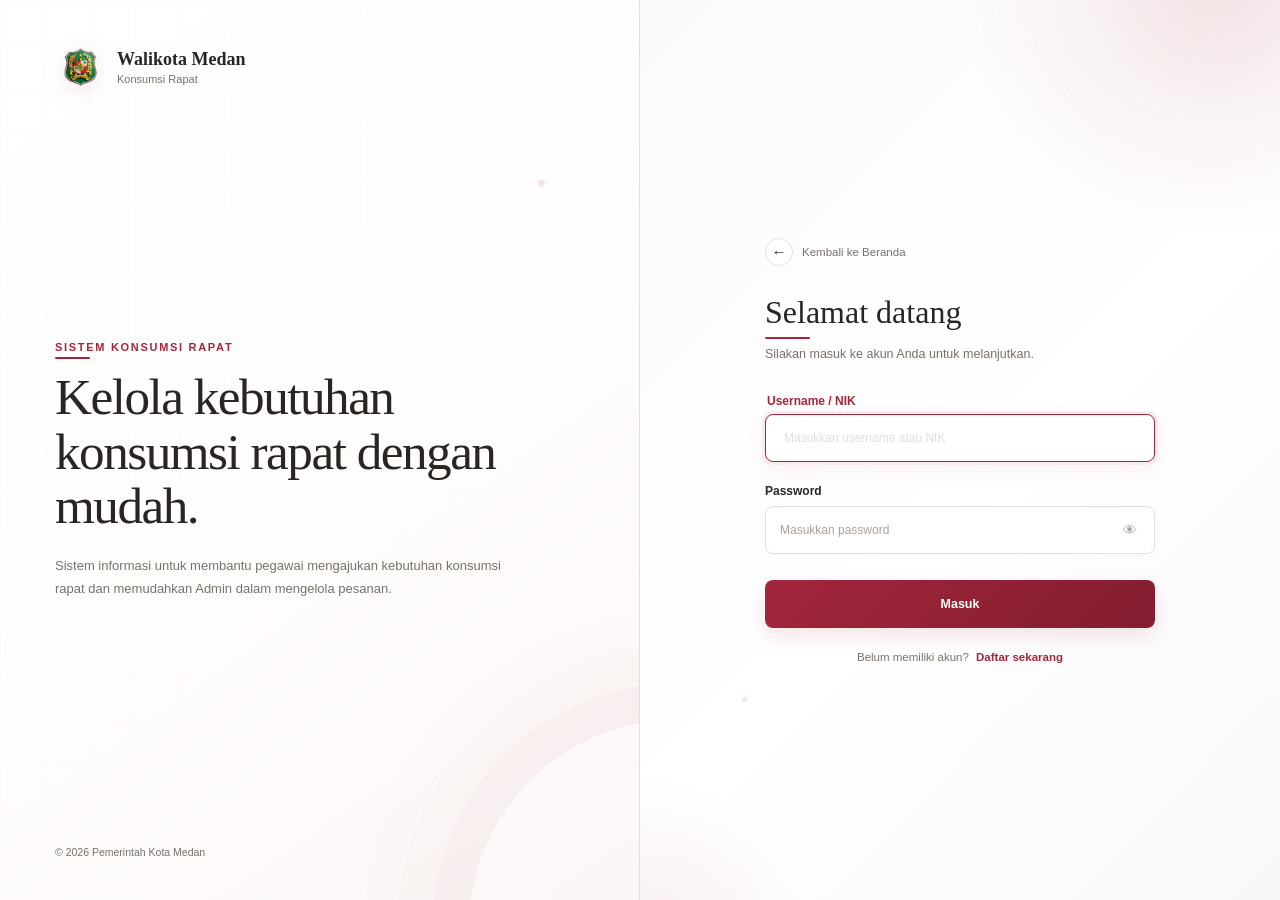
<file: login.html>
<!DOCTYPE html>

<html lang="id">

<head>

    <meta charset="UTF-8">

    <meta
        name="viewport"
        content="width=device-width, initial-scale=1.0"
    >

    <title>
        Login | Walikota Medan
    </title>


    <link
        rel="stylesheet"
        href="assets/css/login.css"
    >

    <link rel="stylesheet" href="assets/css/responsive.css">
</head>


<body>


<div class="login-page">


    <!-- =================================================
         BAGIAN KIRI
    ================================================= -->

    <div class="login-left">


        <div class="brand">


            <img
                src="assets/img/logo.png"
                alt="Logo Walikota Medan"
            >


            <div>

                <h2>
                    Walikota Medan
                </h2>


                <span>
                    Konsumsi Rapat
                </span>

            </div>


        </div>



        <div class="left-content">


            <p class="small-title">
                SISTEM KONSUMSI RAPAT
            </p>


            <h1>

                Kelola kebutuhan
                konsumsi rapat
                dengan mudah.

            </h1>


            <p class="description">

                Sistem informasi untuk membantu
                pegawai mengajukan kebutuhan
                konsumsi rapat dan memudahkan
                Admin dalam mengelola pesanan.

            </p>


        </div>



        <div class="copyright">

            © 2026
            Pemerintah Kota Medan

        </div>


    </div>



    <!-- =================================================
         BAGIAN KANAN
    ================================================= -->

    <div class="login-right">


        <div class="login-box">


          <a href="index.html" class="back-home">

        <span class="back-home-icon">
            ←
        </span>

        <span>
            Kembali ke Beranda
        </span>

    </a>

            <!-- =================================================
                 JUDUL
            ================================================= -->

            <div class="login-heading">


                <h1>
                    Selamat datang
                </h1>


                <p>

                    Silakan masuk ke akun Anda
                    untuk melanjutkan.

                </p>


            </div>



            <!-- =================================================
                 ERROR
            ================================================= -->

            



            <!-- =================================================
                 FORM LOGIN
            ================================================= -->

            <form id="loginForm"
                action="auth/proses_login.php"
                method="POST"
                autocomplete="off"
            >


                <!-- USERNAME -->

                <div class="form-group">


                    <label for="username">

                        Username / NIK

                    </label>


                    <input
                        type="text"
                        id="username"
                        name="username"
                        placeholder="Masukkan username atau NIK"
                        autocomplete="username"
                        required
                        autofocus
                    >


                </div>



                <!-- PASSWORD -->

                <div class="form-group">


                    <div class="label-row">


                        <label for="password">

                            Password

                        </label>


                    </div>



                    <div class="password-wrapper">


                        <input
                            type="password"
                            id="password"
                            name="password"
                            placeholder="Masukkan password"
                            autocomplete="current-password"
                            required
                        >


                        <button
                            type="button"
                            class="show-password"
                            id="togglePassword"
                            aria-label="Tampilkan password"
                        >
                            👁
                        </button>


                    </div>


                </div>



                <!-- LOGIN BUTTON -->

                <button
                    type="submit"
                    class="login-button"
                    id="loginButton"
                >

                    <span class="button-text">
                        Masuk
                    </span>

                    <span
                        class="button-loading"
                        style="display:none;"
                    >
                        Memproses...
                    </span>

                </button>


            </form>



            <!-- =================================================
                 FOOTER
            ================================================= -->

            <div class="login-footer">


                <span>
                    Belum memiliki akun?
                </span>


                <a href="register.html">

                    Daftar sekarang

                </a>


            </div>


        </div>


    </div>


</div>



<script>

/* =====================================================
   TOGGLE PASSWORD
===================================================== */

const passwordInput =
    document.getElementById(
        "password"
    );

const togglePassword =
    document.getElementById(
        "togglePassword"
    );


if (
    passwordInput &&
    togglePassword
) {

    togglePassword.addEventListener(
        "click",
        function () {


            if (
                passwordInput.type ===
                "password"
            ) {

                passwordInput.type =
                    "text";

                togglePassword.textContent =
                    "🙈";

                togglePassword.setAttribute(
                    "aria-label",
                    "Sembunyikan password"
                );

            } else {

                passwordInput.type =
                    "password";

                togglePassword.textContent =
                    "👁";

                togglePassword.setAttribute(
                    "aria-label",
                    "Tampilkan password"
                );

            }


        }
    );

}


/* =====================================================
   ANIMASI LOGIN
===================================================== */

const loginForm =
    document.querySelector(
        "form"
    );

const loginButton =
    document.getElementById(
        "loginButton"
    );

const buttonText =
    document.querySelector(
        ".button-text"
    );

const buttonLoading =
    document.querySelector(
        ".button-loading"
    );


if (
    loginForm &&
    loginButton
) {

    loginForm.addEventListener(
        "submit",
        function () {


            if (
                buttonText &&
                buttonLoading
            ) {

                buttonText.style.display =
                    "none";

                buttonLoading.style.display =
                    "inline";

            }


            loginButton.disabled =
                true;


            loginButton.style.cursor =
                "wait";


        }
    );

}


/* =====================================================
   HILANGKAN ERROR SAAT USER MULAI MENGETIK
===================================================== */

const alertError =
    document.querySelector(
        ".alert-error"
    );

const usernameInput =
    document.getElementById(
        "username"
    );


if (
    alertError &&
    usernameInput
) {

    usernameInput.addEventListener(
        "input",
        function () {

            alertError.style.opacity =
                "0";

            alertError.style.transform =
                "translateY(-5px)";

            alertError.style.transition =
                "all .25s ease";


            setTimeout(
                function () {

                    if (
                        alertError
                    ) {

                        alertError.style.display =
                            "none";

                    }

                },
                250
            );

        }
    );

}


/* =====================================================
   ENTER DARI USERNAME
===================================================== */

if (usernameInput) {

    usernameInput.addEventListener(
        "keydown",
        function (event) {

            if (
                event.key === "Enter"
            ) {

                event.preventDefault();

                if (passwordInput) {

                    passwordInput.focus();

                }

            }

        }
    );

}


/* =====================================================
   ENTER DARI PASSWORD
===================================================== */

if (passwordInput) {

    passwordInput.addEventListener(
        "keydown",
        function (event) {

            if (
                event.key === "Enter"
            ) {

                loginForm.submit();

            }

        }
    );

}

</script>


<script src="assets/js/static-forms.js"></script>
</body>

</html>
</file>
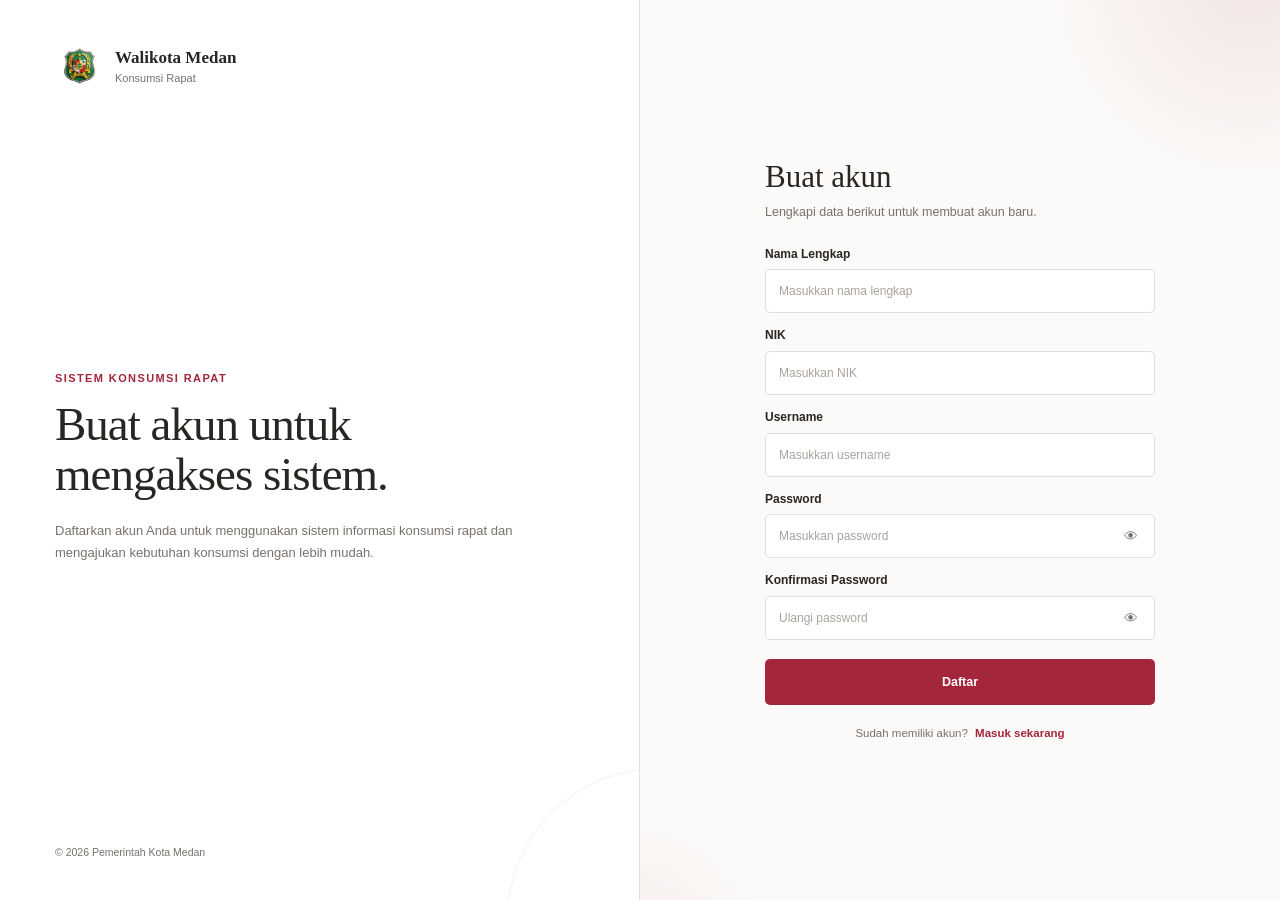
<file: register.html>
<!DOCTYPE html>

<html lang="id">

<head>

    <meta charset="UTF-8">

    <meta
        name="viewport"
        content="width=device-width, initial-scale=1.0"
    >

    <title>
        Daftar | Walikota Medan
    </title>


    <!-- CSS REGISTER -->

    <link
        rel="stylesheet"
        href="assets/css/register.css"
    >

    <link rel="stylesheet" href="assets/css/responsive.css">
</head>


<body>


<div class="login-page">


    <!-- =================================================
         BAGIAN KIRI
    ================================================= -->

    <div class="login-left">


        <!-- BRAND -->

        <div class="brand">

            <img
                src="assets/img/logo.png"
                alt="Logo Walikota Medan"
            >


            <div>

                <h2>
                    Walikota Medan
                </h2>

                <span>
                    Konsumsi Rapat
                </span>

            </div>

        </div>



        <!-- LEFT CONTENT -->

        <div class="left-content">

            <p class="small-title">
                SISTEM KONSUMSI RAPAT
            </p>


            <h1>
                Buat akun
                untuk mengakses
                sistem.
            </h1>


            <p class="description">

                Daftarkan akun Anda untuk menggunakan
                sistem informasi konsumsi rapat dan
                mengajukan kebutuhan konsumsi dengan
                lebih mudah.

            </p>

        </div>



        <!-- COPYRIGHT -->

        <div class="copyright">

            © 2026
            Pemerintah Kota Medan

        </div>


    </div>



    <!-- =================================================
         BAGIAN KANAN
    ================================================= -->

    <div class="login-right">


        <div class="login-box">


            <!-- HEADING -->

            <div class="login-heading">

                <h1>
                    Buat akun
                </h1>

                <p>
                    Lengkapi data berikut untuk
                    membuat akun baru.
                </p>

            </div>



            <!-- ERROR -->

            



            <!-- SUCCESS -->

            



            <!-- =================================================
                 FORM REGISTER
            ================================================= -->

            <form
                action="auth/proses_register.php"
                method="POST"
                autocomplete="off"
                id="registerForm"
            >


                <!-- NAMA -->

                <div class="form-group">

                    <label for="nama">
                        Nama Lengkap
                    </label>

                    <input
                        type="text"
                        id="nama"
                        name="nama"
                        placeholder="Masukkan nama lengkap"
                        autocomplete="name"
                        required
                    >

                </div>



                <!-- NIK -->

                <div class="form-group">

                    <label for="nik">
                        NIK
                    </label>

                    <input
                        type="text"
                        id="nik"
                        name="nik"
                        placeholder="Masukkan NIK"
                        inputmode="numeric"
                        maxlength="20"
                        required
                    >

                </div>



                <!-- USERNAME -->

                <div class="form-group">

                    <label for="username">
                        Username
                    </label>

                    <input
                        type="text"
                        id="username"
                        name="username"
                        placeholder="Masukkan username"
                        autocomplete="username"
                        required
                    >

                </div>



                <!-- PASSWORD -->

                <div class="form-group">

                    <label for="password">
                        Password
                    </label>


                    <div class="password-wrapper">

                        <input
                            type="password"
                            id="password"
                            name="password"
                            placeholder="Masukkan password"
                            autocomplete="new-password"
                            minlength="4"
                            required
                        >


                        <button
                            type="button"
                            class="show-password"
                            id="togglePassword"
                            aria-label="Tampilkan password"
                        >
                            👁
                        </button>

                    </div>

                </div>



                <!-- KONFIRMASI PASSWORD -->

                <div class="form-group">

                    <label for="password_confirm">
                        Konfirmasi Password
                    </label>


                    <div class="password-wrapper">

                        <input
                            type="password"
                            id="password_confirm"
                            name="password_confirm"
                            placeholder="Ulangi password"
                            autocomplete="new-password"
                            minlength="4"
                            required
                        >


                        <button
                            type="button"
                            class="show-password"
                            id="toggleConfirmPassword"
                            aria-label="Tampilkan password"
                        >
                            👁
                        </button>

                    </div>

                </div>



                <!-- BUTTON -->

                <button
                    type="submit"
                    class="login-button"
                    id="registerButton"
                >

                    <span class="button-text">
                        Daftar
                    </span>

                    <span
                        class="button-loading"
                        style="display:none;"
                    >
                        Memproses...
                    </span>

                </button>


            </form>



            <!-- FOOTER -->

            <div class="login-footer">

                <span>
                    Sudah memiliki akun?
                </span>


                <a href="login.html">
                    Masuk sekarang
                </a>

            </div>


        </div>


    </div>


</div>


<!-- JS REGISTER -->

<script src="assets/js/register.js"></script>
<script src="assets/js/static-forms.js"></script>

</body>

</html>
</file>
<file: assets/css/login.css>
/* =====================================================
   LOGIN PAGE - WALIKOTA MEDAN
   MODERN ANIMATED VERSION
===================================================== */

:root {
    --red: #a3263b;
    --red-dark: #821d2f;
    --red-light: #c8475d;
    --red-soft: #fae9ed;
    --red-glow: rgba(163, 38, 59, .22);

    --white: #ffffff;
    --background: #faf9f7;

    --text: #292522;
    --text-soft: #77716b;

    --line: #e3dfda;

    --danger: #b42318;
    --danger-bg: #fff0ee;

    --shadow-soft:
        0 20px 60px rgba(40, 25, 25, .07);

    --ease: cubic-bezier(.22, 1, .36, 1);
}


/* =====================================================
   RESET
===================================================== */

* {
    margin: 0;
    padding: 0;
    box-sizing: border-box;
}


html {
    scroll-behavior: smooth;
}


body {
    min-height: 100vh;

    background:
        radial-gradient(
            circle at 15% 20%,
            rgba(163, 38, 59, .035),
            transparent 30%
        ),
        var(--background);

    color: var(--text);

    font-family:
        Arial,
        Helvetica,
        sans-serif;

    overflow-x: hidden;
}


/* =====================================================
   PAGE
===================================================== */

.login-page {
    position: relative;

    min-height: 100vh;

    display: grid;

    grid-template-columns: 1fr 1fr;

    overflow: hidden;
}


/* =====================================================
   GLOBAL FLOATING PARTICLES
===================================================== */

.login-page::before,
.login-page::after {
    content: "";

    position: absolute;

    width: 7px;
    height: 7px;

    border-radius: 50%;

    background: var(--red);

    opacity: .12;

    pointer-events: none;

    z-index: 10;

    animation:
        particleFloat 6s ease-in-out infinite;
}


.login-page::before {
    top: 20%;
    left: 42%;
}


.login-page::after {
    bottom: 22%;
    left: 58%;

    width: 5px;
    height: 5px;

    animation-delay: -2s;
}


/* =====================================================
   LEFT
===================================================== */

.login-left {
    position: relative;

    min-height: 100vh;

    padding: 42px 55px;

    display: flex;

    flex-direction: column;

    background:
        linear-gradient(
            145deg,
            #ffffff 0%,
            #fffdfc 55%,
            #faf7f6 100%
        );

    border-right: 1px solid var(--line);

    overflow: hidden;

    animation:
        leftPageIn .9s var(--ease) both;
}


/* =====================================================
   LEFT DECORATIVE GRID
===================================================== */

.login-left::before {
    content: "";

    position: absolute;

    inset: 0;

    background-image:
        linear-gradient(
            rgba(163, 38, 59, .025) 1px,
            transparent 1px
        ),
        linear-gradient(
            90deg,
            rgba(163, 38, 59, .025) 1px,
            transparent 1px
        );

    background-size: 45px 45px;

    mask-image:
        linear-gradient(
            to bottom right,
            black,
            transparent 70%
        );

    pointer-events: none;

    animation:
        gridMove 18s linear infinite;
}


/* =====================================================
   LEFT DECORATIVE CIRCLE
===================================================== */

.login-left::after {
    content: "";

    position: absolute;

    width: 420px;
    height: 420px;

    right: -250px;
    bottom: -240px;

    border-radius: 50%;

    border:
        1px solid rgba(163, 38, 59, .09);

    box-shadow:
        0 0 0 35px rgba(163, 38, 59, .018),
        0 0 0 70px rgba(163, 38, 59, .012),
        0 0 0 105px rgba(163, 38, 59, .008);

    pointer-events: none;

    animation:
        circleRotate 18s linear infinite;
}


/* =====================================================
   BRAND
===================================================== */

.brand {
    position: relative;

    z-index: 5;

    display: flex;

    align-items: center;

    gap: 12px;

    opacity: 0;

    animation:
        brandIn .8s .1s var(--ease) forwards;
}


.brand img {
    width: 50px;
    height: 50px;

    object-fit: contain;

    filter:
        drop-shadow(
            0 5px 12px
            rgba(163, 38, 59, .12)
        );

    animation:
        logoIn .9s .15s var(--ease) forwards,
        logoFloat 4s 1.2s ease-in-out infinite;
}


.brand:hover img {
    animation:
        logoSpin .7s var(--ease);
}


.brand h2 {
    font-family:
        Georgia,
        "Times New Roman",
        serif;

    font-size: 18px;

    font-weight: 600;

    line-height: 1.2;

    transition:
        color .25s ease,
        transform .25s ease;
}


.brand:hover h2 {
    color: var(--red);

    transform:
        translateX(3px);
}


.brand span {
    display: block;

    margin-top: 3px;

    font-size: 11px;

    color: var(--text-soft);

    transition:
        color .25s ease;
}


.brand:hover span {
    color: var(--red);
}


/* =====================================================
   LEFT CONTENT
===================================================== */

.left-content {
    position: relative;

    z-index: 3;

    max-width: 530px;

    margin: auto 0;
}


/* =====================================================
   SMALL TITLE
===================================================== */

.small-title {
    position: relative;

    display: inline-block;

    margin-bottom: 17px;

    font-size: 11px;

    font-weight: 700;

    letter-spacing: 1.7px;

    color: var(--red);

    opacity: 0;

    animation:
        fadeUp .7s .3s var(--ease) forwards;
}


.small-title::after {
    content: "";

    position: absolute;

    left: 0;
    bottom: -6px;

    width: 35px;
    height: 2px;

    border-radius: 10px;

    background: var(--red);

    transform-origin: left;

    animation:
        lineGrow .8s .8s var(--ease) both;
}


/* =====================================================
   MAIN TITLE
===================================================== */

.left-content h1 {
    max-width: 500px;

    font-family:
        Georgia,
        "Times New Roman",
        serif;

    font-size: clamp(38px, 4vw, 54px);

    line-height: 1.06;

    font-weight: 400;

    letter-spacing: -1.5px;

    opacity: 0;

    animation:
        titleIn 1s .4s var(--ease) forwards;
}


.left-content h1::selection {
    background: var(--red);

    color: white;
}


/* =====================================================
   DESCRIPTION
===================================================== */

.description {
    max-width: 470px;

    margin-top: 22px;

    font-size: 13px;

    line-height: 1.75;

    color: var(--text-soft);

    opacity: 0;

    animation:
        fadeUp .8s .6s var(--ease) forwards;
}


/* =====================================================
   COPYRIGHT
===================================================== */

.copyright {
    position: relative;

    z-index: 5;

    font-size: 10.5px;

    color: var(--text-soft);

    opacity: 0;

    animation:
        fadeUp .7s .8s var(--ease) forwards;

    transition:
        color .25s ease;
}


.copyright:hover {
    color: var(--red);
}


/* =====================================================
   RIGHT
===================================================== */

.login-right {
    position: relative;

    min-height: 100vh;

    padding: 40px;

    display: flex;

    align-items: center;

    justify-content: center;

    background:
        linear-gradient(
            135deg,
            #fbfaf8 0%,
            #fff 55%,
            #faf7f7 100%
        );

    overflow: hidden;

    perspective: 1000px;
}


/* =====================================================
   RIGHT TOP GLOW
===================================================== */

.login-right::before {
    content: "";

    position: absolute;

    width: 520px;
    height: 520px;

    top: -280px;
    right: -200px;

    border-radius: 50%;

    background:
        radial-gradient(
            circle,
            rgba(163, 38, 59, .13) 0%,
            rgba(163, 38, 59, .055) 35%,
            transparent 70%
        );

    filter: blur(2px);

    pointer-events: none;

    animation:
        orbFloat 8s ease-in-out infinite;
}


/* =====================================================
   RIGHT BOTTOM GLOW
===================================================== */

.login-right::after {
    content: "";

    position: absolute;

    width: 350px;
    height: 350px;

    bottom: -220px;
    left: -180px;

    border-radius: 50%;

    background:
        radial-gradient(
            circle,
            rgba(163, 38, 59, .08),
            transparent 70%
        );

    pointer-events: none;

    animation:
        orbFloatReverse 10s ease-in-out infinite;
}


/* =====================================================
   ANIMATED PARTICLES CREATED BY JS
===================================================== */

.login-particle {
    position: absolute;

    z-index: 1;

    width: 4px;
    height: 4px;

    border-radius: 50%;

    background: var(--red);

    opacity: 0;

    pointer-events: none;

    animation:
        particleRise var(--duration)
        var(--delay)
        ease-in-out infinite;
}


.login-particle.small {
    width: 2px;
    height: 2px;

    opacity: .15;
}


.login-particle.medium {
    width: 4px;
    height: 4px;

    opacity: .12;
}


.login-particle.large {
    width: 7px;
    height: 7px;

    opacity: .07;

    filter: blur(1px);
}


/* =====================================================
   LOGIN BOX
===================================================== */

.login-box {
    position: relative;

    z-index: 5;

    width: 100%;

    max-width: 390px;

    transform-style: preserve-3d;

    opacity: 0;

    transform:
        translateX(45px)
        translateY(10px)
        rotateY(-4deg);

    animation:
        loginBoxIn 1s .15s var(--ease) forwards;

    transition:
        transform .25s ease;
}


/* =====================================================
   LOGIN HEADING
===================================================== */

.login-heading {
    margin-bottom: 30px;
}


.login-heading h1 {
    position: relative;

    display: inline-block;

    font-family:
        Georgia,
        "Times New Roman",
        serif;

    font-size: 32px;

    font-weight: 400;

    opacity: 0;

    animation:
        fadeUp .7s .35s var(--ease) forwards;
}


.login-heading h1::after {
    content: "";

    position: absolute;

    left: 0;
    bottom: -8px;

    width: 0;
    height: 2px;

    border-radius: 10px;

    background: var(--red);

    animation:
        headingLine .7s .9s var(--ease) forwards;
}


.login-heading p {
    margin-top: 13px;

    font-size: 12.5px;

    line-height: 1.6;

    color: var(--text-soft);

    opacity: 0;

    animation:
        fadeUp .7s .45s var(--ease) forwards;
}


/* =====================================================
   ERROR ALERT
===================================================== */

.alert-error {
    position: relative;

    margin-bottom: 20px;

    padding: 12px 14px;

    border:
        1px solid #f3c5c0;

    border-radius: 8px;

    background:
        linear-gradient(
            135deg,
            #fff3f1,
            #fff0ee
        );

    color: var(--danger);

    font-size: 11.5px;

    line-height: 1.5;

    box-shadow:
        0 8px 25px rgba(180, 35, 24, .06);

    animation:
        errorIn .5s var(--ease),
        alertShake .5s .5s ease;
}


/* =====================================================
   FORM GROUP
===================================================== */

.form-group {
    position: relative;

    margin-bottom: 20px;

    opacity: 0;

    transform:
        translateY(18px);

    animation:
        formItemIn .7s forwards var(--ease);
}


.form-group:nth-child(1) {
    animation-delay: .55s;
}


.form-group:nth-child(2) {
    animation-delay: .68s;
}


/* =====================================================
   LABEL
===================================================== */

.form-group label {
    display: block;

    margin-bottom: 8px;

    font-size: 12px;

    font-weight: 600;

    color: var(--text);

    transition:
        color .25s ease,
        transform .25s ease;
}


.form-group:focus-within label {
    color: var(--red);

    transform:
        translateX(2px);
}


/* =====================================================
   INPUT
===================================================== */

.form-group input {
    position: relative;

    width: 100%;

    height: 48px;

    padding: 0 14px;

    border:
        1px solid var(--line);

    border-radius: 8px;

    outline: none;

    background:
        rgba(255, 255, 255, .85);

    color: var(--text);

    font-family:
        Arial,
        Helvetica,
        sans-serif;

    font-size: 12px;

    box-shadow:
        0 2px 5px rgba(30, 20, 20, .015);

    transition:
        border-color .3s ease,
        box-shadow .3s ease,
        transform .3s var(--ease),
        background .3s ease;
}


.form-group input:hover {
    border-color:
        rgba(163, 38, 59, .28);

    transform:
        translateY(-1px);
}


.form-group input::placeholder {
    color: #aaa39c;

    transition:
        opacity .25s ease,
        transform .25s ease;
}


.form-group input:focus {
    border-color: var(--red);

    background: var(--white);

    box-shadow:
        0 0 0 3px var(--red-soft),
        0 8px 25px rgba(163, 38, 59, .06);

    transform:
        translateY(-2px);
}


.form-group input:focus::placeholder {
    opacity: .35;

    transform:
        translateX(4px);
}


/* =====================================================
   INPUT VALID
===================================================== */

.form-group input:not(:placeholder-shown):valid {
    border-color:
        rgba(50, 130, 85, .25);
}


/* =====================================================
   PASSWORD
===================================================== */

.password-wrapper {
    position: relative;
}


.password-wrapper input {
    padding-right: 48px;
}


.show-password {
    position: absolute;

    top: 50%;
    right: 10px;

    transform:
        translateY(-50%);

    width: 30px;
    height: 30px;

    display: flex;

    align-items: center;

    justify-content: center;

    border: none;

    border-radius: 7px;

    background: transparent;

    cursor: pointer;

    font-size: 14px;

    color: var(--text-soft);

    opacity: .65;

    transition:
        background .25s ease,
        color .25s ease,
        transform .25s var(--ease),
        opacity .25s ease;
}


.show-password:hover {
    opacity: 1;

    color: var(--red);

    background: var(--red-soft);

    transform:
        translateY(-50%)
        scale(1.08)
        rotate(-3deg);
}


.show-password:active {
    transform:
        translateY(-50%)
        scale(.9);
}


.show-password.password-visible {
    color: var(--red);

    background: var(--red-soft);

    animation:
        eyePop .35s var(--ease);
}


/* =====================================================
   LOGIN BUTTON
===================================================== */

.login-button {
    position: relative;

    width: 100%;

    height: 48px;

    margin-top: 6px;

    border: none;

    border-radius: 8px;

    background:
        linear-gradient(
            135deg,
            var(--red),
            var(--red-dark)
        );

    color: var(--white);

    cursor: pointer;

    overflow: hidden;

    font-family:
        Arial,
        Helvetica,
        sans-serif;

    font-size: 12.5px;

    font-weight: 600;

    opacity: 0;

    animation:
        formItemIn .7s .8s var(--ease) forwards;

    box-shadow:
        0 8px 20px rgba(163, 38, 59, .13);

    transition:
        transform .25s var(--ease),
        box-shadow .3s ease,
        filter .3s ease;
}


/* =====================================================
   BUTTON GLOW
===================================================== */

.login-button::after {
    content: "";

    position: absolute;

    inset: -3px;

    border-radius: inherit;

    background:
        linear-gradient(
            90deg,
            transparent,
            rgba(255,255,255,.15),
            transparent
        );

    transform:
        translateX(-120%);

    transition:
        transform .7s ease;
}


.login-button:hover::after {
    transform:
        translateX(120%);
}


.login-button:hover {
    background:
        linear-gradient(
            135deg,
            var(--red-light),
            var(--red-dark)
        );

    box-shadow:
        0 14px 32px rgba(163, 38, 59, .23);

    transform:
        translateY(-3px);

    filter:
        brightness(1.03);
}


.login-button:active {
    transform:
        translateY(1px)
        scale(.99);

    box-shadow:
        0 5px 12px rgba(163, 38, 59, .12);
}


/* =====================================================
   RIPPLE
===================================================== */

.button-ripple {
    position: absolute;

    width: 20px;
    height: 20px;

    border-radius: 50%;

    background:
        rgba(255, 255, 255, .35);

    transform:
        translate(-50%, -50%)
        scale(0);

    pointer-events: none;

    animation:
        ripple .65s ease-out forwards;
}


/* =====================================================
   BUTTON LOADING
===================================================== */

.button-loading {
    position: relative;
}


.button-loading::after {
    content: "";

    display: inline-block;

    width: 12px;
    height: 12px;

    margin-left: 8px;

    vertical-align: -2px;

    border:
        2px solid rgba(255,255,255,.35);

    border-top-color:
        #ffffff;

    border-radius: 50%;

    animation:
        spinner .65s linear infinite;
}


/* =====================================================
   FOOTER
===================================================== */

.login-footer {
    margin-top: 23px;

    text-align: center;

    font-size: 11.5px;

    color: var(--text-soft);

    opacity: 0;

    animation:
        fadeUp .7s .95s var(--ease) forwards;
}


.login-footer a {
    position: relative;

    margin-left: 4px;

    color: var(--red);

    font-weight: 600;

    text-decoration: none;

    transition:
        color .25s ease;
}


.login-footer a::after {
    content: "";

    position: absolute;

    left: 0;
    bottom: -3px;

    width: 0;
    height: 1px;

    background: var(--red);

    transition:
        width .3s var(--ease);
}


.login-footer a:hover {
    color: var(--red-dark);
}


.login-footer a:hover::after {
    width: 100%;
}


/* =====================================================
   KEYFRAMES
===================================================== */

@keyframes leftPageIn {

    from {
        opacity: 0;

        transform:
            translateX(-35px);
    }

    to {
        opacity: 1;

        transform:
            translateX(0);
    }
}


@keyframes brandIn {

    from {
        opacity: 0;

        transform:
            translateY(-15px);
    }

    to {
        opacity: 1;

        transform:
            translateY(0);
    }
}


@keyframes logoIn {

    0% {
        opacity: 0;

        transform:
            scale(.55)
            rotate(-20deg);
    }

    70% {
        opacity: 1;

        transform:
            scale(1.08)
            rotate(4deg);
    }

    100% {
        opacity: 1;

        transform:
            scale(1)
            rotate(0);
    }
}


@keyframes logoFloat {

    0%,
    100% {
        transform:
            translateY(0);
    }

    50% {
        transform:
            translateY(-5px);
    }
}


@keyframes logoSpin {

    0% {
        transform:
            rotate(0)
            scale(1);
    }

    50% {
        transform:
            rotate(-8deg)
            scale(1.08);
    }

    100% {
        transform:
            rotate(0)
            scale(1);
    }
}


@keyframes fadeUp {

    from {
        opacity: 0;

        transform:
            translateY(18px);
    }

    to {
        opacity: 1;

        transform:
            translateY(0);
    }
}


@keyframes titleIn {

    0% {
        opacity: 0;

        transform:
            translateY(30px)
            scale(.96);
    }

    60% {
        opacity: .8;
    }

    100% {
        opacity: 1;

        transform:
            translateY(0)
            scale(1);
    }
}


@keyframes lineGrow {

    from {
        transform:
            scaleX(0);

        opacity: 0;
    }

    to {
        transform:
            scaleX(1);

        opacity: 1;
    }
}


@keyframes headingLine {

    from {
        width: 0;
    }

    to {
        width: 45px;
    }
}


@keyframes loginBoxIn {

    0% {
        opacity: 0;

        transform:
            translateX(55px)
            translateY(15px)
            rotateY(-5deg);
    }

    100% {
        opacity: 1;

        transform:
            translateX(0)
            translateY(0)
            rotateY(0);
    }
}


@keyframes formItemIn {

    from {
        opacity: 0;

        transform:
            translateY(20px);
    }

    to {
        opacity: 1;

        transform:
            translateY(0);
    }
}


@keyframes errorIn {

    0% {
        opacity: 0;

        transform:
            translateY(-10px)
            scale(.97);
    }

    70% {
        transform:
            translateY(2px)
            scale(1.01);
    }

    100% {
        opacity: 1;

        transform:
            translateY(0)
            scale(1);
    }
}


@keyframes alertShake {

    0%,
    100% {
        transform:
            translateX(0);
    }

    25% {
        transform:
            translateX(-3px);
    }

    50% {
        transform:
            translateX(3px);
    }

    75% {
        transform:
            translateX(-2px);
    }
}


@keyframes eyePop {

    0% {
        transform:
            translateY(-50%)
            scale(.7);
    }

    70% {
        transform:
            translateY(-50%)
            scale(1.15);
    }

    100% {
        transform:
            translateY(-50%)
            scale(1);
    }
}


@keyframes ripple {

    from {
        opacity: .7;

        transform:
            translate(-50%, -50%)
            scale(0);
    }

    to {
        opacity: 0;

        transform:
            translate(-50%, -50%)
            scale(15);
    }
}


@keyframes spinner {

    to {
        transform:
            rotate(360deg);
    }
}


@keyframes orbFloat {

    0%,
    100% {
        transform:
            translate(0, 0)
            scale(1);
    }

    25% {
        transform:
            translate(-20px, 15px)
            scale(1.03);
    }

    50% {
        transform:
            translate(-35px, 28px)
            scale(1.06);
    }

    75% {
        transform:
            translate(-15px, 8px)
            scale(1.02);
    }
}


@keyframes orbFloatReverse {

    0%,
    100% {
        transform:
            translate(0, 0);
    }

    50% {
        transform:
            translate(30px, -25px)
            scale(1.08);
    }
}


@keyframes circleRotate {

    from {
        transform:
            rotate(0deg);
    }

    to {
        transform:
            rotate(360deg);
    }
}


@keyframes gridMove {

    from {
        background-position:
            0 0,
            0 0;
    }

    to {
        background-position:
            45px 45px,
            45px 45px;
    }
}


@keyframes particleFloat {

    0%,
    100% {
        transform:
            translate(0, 0);
    }

    50% {
        transform:
            translate(20px, -25px);
    }
}


@keyframes particleRise {

    0% {
        opacity: 0;

        transform:
            translateY(25px)
            scale(.5);
    }

    20% {
        opacity: .25;
    }

    50% {
        transform:
            translateY(-20px)
            translateX(15px)
            scale(1);
    }

    80% {
        opacity: .12;
    }

    100% {
        opacity: 0;

        transform:
            translateY(-70px)
            translateX(-10px)
            scale(.4);
    }
}


/* =====================================================
   RESPONSIVE
===================================================== */

@media (max-width: 900px) {

    .login-page {
        grid-template-columns: 1fr;
    }


    .login-left {
        min-height: auto;

        padding:
            28px 30px;

        border-right: none;

        border-bottom:
            1px solid var(--line);
    }


    .left-content {
        margin:
            55px 0 35px;
    }


    .left-content h1 {
        font-size: 38px;
    }


    .copyright {
        display: none;
    }


    .login-right {
        min-height: auto;

        padding:
            50px 25px;
    }


    .login-box {
        max-width: 430px;
    }
}


@media (max-width: 500px) {

    .login-left {
        padding: 22px;
    }


    .login-right {
        padding:
            40px 20px;
    }


    .left-content {
        margin:
            45px 0 30px;
    }


    .left-content h1 {
        font-size: 32px;

        letter-spacing: -1px;
    }


    .description {
        font-size: 12px;
    }


    .brand img {
        width: 43px;
        height: 43px;
    }


    .brand h2 {
        font-size: 16px;
    }


    .login-heading h1 {
        font-size: 29px;
    }


    .login-right::before {
        width: 350px;
        height: 350px;
    }
}


/* =====================================================
   REDUCE MOTION
===================================================== */

@media (prefers-reduced-motion: reduce) {

    *,
    *::before,
    *::after {
        animation-duration: .01ms !important;

        animation-iteration-count: 1 !important;

        transition-duration: .01ms !important;
    }
}
/* =====================================================
   BACK TO HOME
===================================================== */

.back-home {
    position: relative;

    display: inline-flex;

    align-items: center;

    gap: 9px;

    margin-bottom: 28px;

    color: var(--text-soft);

    text-decoration: none;

    font-size: 11.5px;

    font-weight: 500;

    opacity: 0;

    animation:
        backHomeIn .7s .3s var(--ease) forwards;

    transition:
        color .25s ease,
        transform .3s var(--ease);
}


/* Garis bawah */

.back-home::after {
    content: "";

    position: absolute;

    left: 0;

    bottom: -5px;

    width: 0;

    height: 1px;

    background: var(--red);

    transition:
        width .3s var(--ease);
}


/* Icon */

.back-home-icon {
    width: 28px;
    height: 28px;

    display: flex;

    align-items: center;

    justify-content: center;

    border: 1px solid var(--line);

    border-radius: 50%;

    background: rgba(255, 255, 255, .8);

    color: var(--text);

    font-size: 15px;

    line-height: 1;

    transition:
        background .3s ease,
        border-color .3s ease,
        color .3s ease,
        transform .35s var(--ease),
        box-shadow .3s ease;
}


/* Hover */

.back-home:hover {
    color: var(--red);

    transform:
        translateX(-3px);
}


.back-home:hover::after {
    width: 100%;
}


.back-home:hover .back-home-icon {
    background: var(--red);

    border-color: var(--red);

    color: white;

    transform:
        translateX(-4px)
        rotate(-8deg);

    box-shadow:
        0 7px 18px
        rgba(163, 38, 59, .18);
}


/* Klik */

.back-home:active {
    transform:
        translateX(-5px)
        scale(.97);
}


/* =====================================================
   ANIMATION
===================================================== */

@keyframes backHomeIn {

    from {
        opacity: 0;

        transform:
            translateX(20px);
    }

    to {
        opacity: 1;

        transform:
            translateX(0);
    }
}
</file>
<file: assets/css/responsive.css>
/* =====================================================
   RESPONSIVE OVERRIDES - Walikota Medan
   Dimuat paling akhir supaya memperbaiki tampilan di HP & tablet
===================================================== */

html { -webkit-text-size-adjust: 100%; }
img, video, iframe { max-width: 100%; }
body { overflow-x: hidden; }

/* ---------- Tombol hamburger (disembunyikan di desktop) ---------- */
.nav-toggle {
    display: none;
    margin-left: auto;
    width: 44px;
    height: 44px;
    border: 0;
    border-radius: 12px;
    background: transparent;
    cursor: pointer;
    align-items: center;
    justify-content: center;
    flex-direction: column;
    gap: 5px;
    -webkit-tap-highlight-color: transparent;
}
.nav-toggle span {
    display: block;
    width: 22px;
    height: 2px;
    border-radius: 2px;
    background: #101828;
    transition: transform .25s ease, opacity .2s ease;
}
.nav-toggle:focus-visible { outline: 2px solid #c8102e; outline-offset: 2px; }
.navbar.nav-open .nav-toggle span:nth-child(1) { transform: translateY(7px) rotate(45deg); }
.navbar.nav-open .nav-toggle span:nth-child(2) { opacity: 0; }
.navbar.nav-open .nav-toggle span:nth-child(3) { transform: translateY(-7px) rotate(-45deg); }

/* ---------- Tablet & HP: navbar jadi menu tarik ---------- */
@media (max-width: 900px) {
    .navbar { height: 64px; }
    .nav-container { width: calc(100% - 28px); justify-content: space-between; }
    .nav-toggle { display: flex; }
    .brand span { display: inline; font-size: 14px; }

    .nav-menu {
        position: fixed;
        top: 64px;
        left: 0;
        right: 0;
        transform: none;
        flex-direction: column;
        align-items: stretch;
        gap: 0;
        padding: 6px 18px 16px;
        background: rgba(255,255,255,.98);
        box-shadow: 0 18px 30px rgba(0,0,0,.12);
        max-height: calc(100vh - 64px);
        overflow-y: auto;
        opacity: 0;
        visibility: hidden;
        pointer-events: none;
        transform: translateY(-8px);
        transition: opacity .22s ease, transform .22s ease, visibility .22s;
    }
    .navbar.nav-open .nav-menu {
        opacity: 1;
        visibility: visible;
        pointer-events: auto;
        transform: none;
    }
    .nav-menu a {
        padding: 15px 4px;
        font-size: 15px;
        gap: 12px;
        border-bottom: 1px solid rgba(0,0,0,.06);
    }
    .nav-menu a:last-child { border-bottom: 0; }
    .nav-menu a span { display: inline !important; }
    .nav-menu a i { font-size: 18px; }
    .nav-menu a::after { display: none; }
}

/* ---------- HP ---------- */
@media (max-width: 768px) {
    /* jarak tepi seragam */
    .video-grid,
    .review-grid {
        width: calc(100% - 32px);
        margin-left: auto;
        margin-right: auto;
    }
    .video-grid { gap: 10px; }
    .section { padding-top: 56px; padding-bottom: 56px; }

    /* kartu pimpinan */
    .leader-card { grid-template-columns: 124px 1fr; }
    .leader-card .section-label,
    .leader-card [class*="label"] { letter-spacing: .08em; }

    /* alur pemesanan: tersusun ke bawah */
    .order-flow {
        flex-direction: column;
        align-items: stretch;
        gap: 0;
        padding: 10px 0 20px;
        overflow: visible;
    }
    .order-flow .flow-card {
        width: 100%;
        min-width: 0;
        flex: none;
    }
    .order-flow .flow-line {
        width: 100%;
        height: 34px;
        justify-content: center;
        transform: rotate(90deg);
    }

    /* hero rasa manado */
    .rasa-slide-content h2,
    .rasa-slide-content h3 { font-size: clamp(26px, 8vw, 36px); line-height: 1.15; }

    /* modal detail menu */
    .modal-box { width: calc(100% - 28px); max-height: 90vh; overflow-y: auto; }

    .footer-container { gap: 28px; }
}

@media (max-width: 480px) {
    .brand span { font-size: 13px; }
    .menu-grid { gap: 18px; }
}

/* ---------- Login & Daftar ---------- */
.login-right { overflow: clip; }   /* cegah form bergeser saat input auto-fokus */

@media (max-width: 900px) {
    .login-left { padding: 20px 22px 18px; }
    .left-content { margin: 28px 0 8px; }
    .left-content h1 { font-size: 30px; line-height: 1.12; }
    .left-content .description { display: none; }
    .login-right { padding: 28px 22px 44px; align-items: flex-start; }
    .login-box { max-width: 460px; margin: 0 auto; }
    .login-page input,
    .login-page select { font-size: 16px; } /* hindari zoom otomatis di iPhone */
}

/* ---------- Beranda ---------- */
@media (max-width: 600px) {
    .hero-buttons { width: min(100%, 340px); margin-left: auto; margin-right: auto; }
}

/* ---------- Layar sangat kecil ---------- */
@media (max-width: 360px) {
    .brand span { display: none; }
}

@media (prefers-reduced-motion: reduce) {
    .nav-menu, .nav-toggle span { transition: none; }
}
</file>
<file: assets/css/register.css>
/* =====================================================
   VARIABLES
===================================================== */

:root {

    --red: #a3263b;
    --red-dark: #821d2f;
    --red-soft: #fae9ed;

    --white: #ffffff;

    --background: #faf9f7;

    --text: #292522;
    --text-soft: #77716b;

    --line: #e3dfda;

    --danger: #b42318;
    --danger-bg: #fff0ee;

    --success: #176b45;
    --success-bg: #edf8f2;

}


/* =====================================================
   RESET
===================================================== */

* {

    margin: 0;
    padding: 0;

    box-sizing: border-box;

}


html {

    width: 100%;
    min-height: 100%;

}


body {

    width: 100%;
    min-height: 100vh;

    margin: 0;

    background: var(--background);

    color: var(--text);

    font-family:
        Arial,
        Helvetica,
        sans-serif;

    overflow-x: hidden;

}


/* =====================================================
   MAIN PAGE
===================================================== */

.login-page {

    width: 100%;
    min-height: 100vh;

    display: grid;

    grid-template-columns: 1fr 1fr;

}


/* =====================================================
   LEFT SIDE
===================================================== */

.login-left {

    position: relative;

    min-height: 100vh;

    padding: 42px 55px;

    display: flex;

    flex-direction: column;

    background: var(--white);

    border-right: 1px solid var(--line);

    overflow: hidden;

}


/* =====================================================
   LEFT DECORATION
===================================================== */

.login-left::after {

    content: "";

    position: absolute;

    width: 300px;
    height: 300px;

    right: -170px;
    bottom: -170px;

    border: 1px solid rgba(163, 38, 59, 0.08);

    border-radius: 50%;

    pointer-events: none;

}


/* =====================================================
   BRAND
===================================================== */

.brand {

    position: relative;

    z-index: 2;

    display: flex;

    align-items: center;

    gap: 12px;

    opacity: 0;

    animation:
        fadeUp 0.7s 0.1s forwards
        cubic-bezier(.22, 1, .36, 1);

}


.brand img {

    width: 48px;
    height: 48px;

    display: block;

    object-fit: contain;

    opacity: 0;

    animation:
        logoIn 0.7s 0.1s forwards
        cubic-bezier(.22, 1, .36, 1);

}


.brand h2 {

    margin: 0;

    font-family:
        Georgia,
        "Times New Roman",
        serif;

    font-size: 17px;

    font-weight: 600;

    line-height: 1.2;

}


.brand span {

    display: block;

    margin-top: 3px;

    font-size: 11px;

    color: var(--text-soft);

}


/* =====================================================
   LEFT CONTENT
===================================================== */

.left-content {

    position: relative;

    z-index: 2;

    max-width: 530px;

    margin: auto 0;

}


.small-title {

    margin: 0 0 15px 0;

    font-size: 11px;

    font-weight: 600;

    letter-spacing: 1.4px;

    color: var(--red);

    opacity: 0;

    animation:
        fadeUp 0.7s 0.25s forwards
        cubic-bezier(.22, 1, .36, 1);

}


.left-content h1 {

    max-width: 500px;

    margin: 0;

    font-family:
        Georgia,
        "Times New Roman",
        serif;

    font-size: 47px;

    line-height: 1.08;

    font-weight: 400;

    letter-spacing: -1px;

    opacity: 0;

    animation:
        titleIn 0.9s 0.35s forwards
        cubic-bezier(.22, 1, .36, 1);

}


.description {

    max-width: 470px;

    margin: 20px 0 0 0;

    font-size: 13px;

    line-height: 1.7;

    color: var(--text-soft);

    opacity: 0;

    animation:
        fadeUp 0.7s 0.5s forwards
        cubic-bezier(.22, 1, .36, 1);

}


/* =====================================================
   COPYRIGHT
===================================================== */

.copyright {

    position: relative;

    z-index: 2;

    font-size: 10.5px;

    color: var(--text-soft);

    opacity: 0;

    animation:
        fadeUp 0.7s 0.65s forwards
        cubic-bezier(.22, 1, .36, 1);

}


/* =====================================================
   RIGHT SIDE
===================================================== */

.login-right {

    position: relative;

    min-height: 100vh;

    padding: 40px;

    display: flex;

    align-items: center;

    justify-content: center;

    background: #fbfaf8;

    overflow: hidden;

}


/* =====================================================
   RIGHT DECORATION
===================================================== */

.login-right::before {

    content: "";

    position: absolute;

    width: 420px;
    height: 420px;

    top: -230px;
    right: -180px;

    border-radius: 50%;

    background:
        radial-gradient(
            circle,
            rgba(163, 38, 59, 0.10),
            rgba(163, 38, 59, 0) 70%
        );

    animation:
        orbFloat 7s ease-in-out infinite;

    pointer-events: none;

}


.login-right::after {

    content: "";

    position: absolute;

    width: 250px;
    height: 250px;

    left: -130px;
    bottom: -160px;

    border-radius: 50%;

    background:
        radial-gradient(
            circle,
            rgba(163, 38, 59, 0.06),
            rgba(163, 38, 59, 0) 70%
        );

    animation:
        orbFloatReverse 9s ease-in-out infinite;

    pointer-events: none;

}


/* =====================================================
   REGISTER BOX
===================================================== */

.login-box {

    position: relative;

    z-index: 5;

    width: 100%;

    max-width: 390px;

    opacity: 0;

    transform: translateX(30px);

    animation:
        boxIn 0.8s 0.1s forwards
        cubic-bezier(.22, 1, .36, 1);

}


/* =====================================================
   HEADING
===================================================== */

.login-heading {

    margin: 0 0 25px 0;

}


.login-heading h1 {

    margin: 0;

    font-family:
        Georgia,
        "Times New Roman",
        serif;

    font-size: 31px;

    line-height: 1.2;

    font-weight: 400;

    opacity: 0;

    animation:
        fadeUp 0.7s 0.3s forwards
        cubic-bezier(.22, 1, .36, 1);

}


.login-heading p {

    margin: 8px 0 0 0;

    font-size: 12.5px;

    line-height: 1.5;

    color: var(--text-soft);

    opacity: 0;

    animation:
        fadeUp 0.7s 0.4s forwards
        cubic-bezier(.22, 1, .36, 1);

}


/* =====================================================
   ERROR
===================================================== */

.alert-error {

    width: 100%;

    margin: 0 0 18px 0;

    padding: 11px 13px;

    border: 1px solid #f3c5c0;

    border-radius: 5px;

    background: var(--danger-bg);

    color: var(--danger);

    font-size: 11.5px;

    line-height: 1.4;

    animation:
        alertIn 0.4s ease;

}


/* =====================================================
   SUCCESS
===================================================== */

.alert-success {

    width: 100%;

    margin: 0 0 18px 0;

    padding: 11px 13px;

    border: 1px solid #b9e1cd;

    border-radius: 5px;

    background: var(--success-bg);

    color: var(--success);

    font-size: 11.5px;

    line-height: 1.4;

    animation:
        alertIn 0.4s ease;

}


/* =====================================================
   FORM
===================================================== */

#registerForm {

    width: 100%;

}


.form-group {

    width: 100%;

    margin: 0 0 15px 0;

    opacity: 0;

    transform: translateY(12px);

    animation:
        formIn 0.55s forwards
        cubic-bezier(.22, 1, .36, 1);

}


.form-group:nth-child(1) {

    animation-delay: 0.45s;

}


.form-group:nth-child(2) {

    animation-delay: 0.52s;

}


.form-group:nth-child(3) {

    animation-delay: 0.59s;

}


.form-group:nth-child(4) {

    animation-delay: 0.66s;

}


.form-group:nth-child(5) {

    animation-delay: 0.73s;

}


/* =====================================================
   LABEL
===================================================== */

.form-group label {

    display: block;

    margin: 0 0 7px 0;

    font-size: 12px;

    font-weight: 600;

    line-height: 1.3;

}


/* =====================================================
   INPUT
===================================================== */

.form-group input {

    width: 100%;

    height: 44px;

    padding: 0 13px;

    border: 1px solid var(--line);

    border-radius: 5px;

    outline: none;

    background: var(--white);

    color: var(--text);

    font-family:
        Arial,
        Helvetica,
        sans-serif;

    font-size: 12px;

    transition:
        border-color 0.2s ease,
        box-shadow 0.2s ease,
        transform 0.2s ease;

}


.form-group input::placeholder {

    color: #aaa39c;

}


.form-group input:hover {

    border-color: #d4cec8;

}


.form-group input:focus {

    border-color: var(--red);

    box-shadow:
        0 0 0 3px var(--red-soft);

    transform: translateY(-1px);

}


/* =====================================================
   PASSWORD WRAPPER
===================================================== */

.password-wrapper {

    position: relative;

    width: 100%;

}


.password-wrapper input {

    padding-right: 45px;

}


/* =====================================================
   SHOW PASSWORD
===================================================== */

.show-password {

    position: absolute;

    top: 50%;
    right: 10px;

    width: 28px;
    height: 28px;

    display: flex;

    align-items: center;
    justify-content: center;

    margin: 0;

    padding: 0;

    transform: translateY(-50%);

    border: none;

    border-radius: 5px;

    background: transparent;

    color: var(--text);

    cursor: pointer;

    font-size: 14px;

    opacity: 0.65;

    transition:
        opacity 0.2s ease,
        background 0.2s ease,
        transform 0.2s ease;

}


.show-password:hover {

    opacity: 1;

    background: var(--red-soft);

    transform:
        translateY(-50%)
        scale(1.05);

}


/* =====================================================
   REGISTER BUTTON
===================================================== */

.login-button {

    position: relative;

    width: 100%;

    height: 46px;

    margin: 4px 0 0 0;

    padding: 0;

    border: none;

    border-radius: 5px;

    background: var(--red);

    color: var(--white);

    cursor: pointer;

    overflow: hidden;

    font-family:
        Arial,
        Helvetica,
        sans-serif;

    font-size: 12.5px;

    font-weight: 600;

    opacity: 0;

    animation:
        formIn 0.55s 0.8s forwards
        cubic-bezier(.22, 1, .36, 1);

    transition:
        background 0.2s ease,
        transform 0.2s ease,
        box-shadow 0.2s ease;

}


/* Shine */

.login-button::before {

    content: "";

    position: absolute;

    top: 0;
    left: -120%;

    width: 80%;
    height: 100%;

    background:
        linear-gradient(
            90deg,
            transparent,
            rgba(255, 255, 255, 0.20),
            transparent
        );

    transform: skewX(-20deg);

    transition: left 0.7s ease;

}


.login-button:hover::before {

    left: 140%;

}


.login-button:hover {

    background: var(--red-dark);

    box-shadow:
        0 8px 22px
        rgba(163, 38, 59, 0.18);

    transform: translateY(-1px);

}


.login-button:active {

    transform: translateY(1px);

    box-shadow: none;

}


.login-button:disabled {

    opacity: 0.75;

    cursor: wait;

    transform: none;

}


/* =====================================================
   FOOTER
===================================================== */

.login-footer {

    margin-top: 20px;

    text-align: center;

    font-size: 11.5px;

    line-height: 1.5;

    color: var(--text-soft);

    opacity: 0;

    animation:
        fadeUp 0.7s 0.9s forwards
        cubic-bezier(.22, 1, .36, 1);

}


.login-footer a {

    margin-left: 4px;

    color: var(--red);

    font-weight: 600;

    text-decoration: none;

    transition:
        color 0.2s ease;

}


.login-footer a:hover {

    color: var(--red-dark);

    text-decoration: underline;

}


/* =====================================================
   ANIMATIONS
===================================================== */

@keyframes leftPageIn {

    from {

        opacity: 0;

        transform:
            translateX(-25px);

    }

    to {

        opacity: 1;

        transform:
            translateX(0);

    }

}


@keyframes boxIn {

    from {

        opacity: 0;

        transform:
            translateX(30px);

    }

    to {

        opacity: 1;

        transform:
            translateX(0);

    }

}


@keyframes fadeUp {

    from {

        opacity: 0;

        transform:
            translateY(15px);

    }

    to {

        opacity: 1;

        transform:
            translateY(0);

    }

}


@keyframes titleIn {

    from {

        opacity: 0;

        transform:
            translateY(25px)
            scale(0.98);

    }

    to {

        opacity: 1;

        transform:
            translateY(0)
            scale(1);

    }

}


@keyframes logoIn {

    from {

        opacity: 0;

        transform:
            scale(0.75)
            rotate(-8deg);

    }

    to {

        opacity: 1;

        transform:
            scale(1)
            rotate(0);

    }

}


@keyframes formIn {

    from {

        opacity: 0;

        transform:
            translateY(12px);

    }

    to {

        opacity: 1;

        transform:
            translateY(0);

    }

}


@keyframes alertIn {

    from {

        opacity: 0;

        transform:
            translateY(-8px);

    }

    to {

        opacity: 1;

        transform:
            translateY(0);

    }

}


@keyframes orbFloat {

    0%,
    100% {

        transform:
            translate(0, 0);

    }

    50% {

        transform:
            translate(-25px, 20px);

    }

}


@keyframes orbFloatReverse {

    0%,
    100% {

        transform:
            translate(0, 0);

    }

    50% {

        transform:
            translate(20px, -18px);

    }

}


/* =====================================================
   TABLET
===================================================== */

@media (max-width: 900px) {

    .login-page {

        grid-template-columns:
            1fr;

    }


    .login-left {

        min-height:
            auto;

        padding:
            28px 30px;

        border-right:
            none;

        border-bottom:
            1px solid var(--line);

    }


    .left-content {

        margin:
            50px 0 30px;

    }


    .left-content h1 {

        font-size:
            36px;

    }


    .copyright {

        display:
            none;

    }


    .login-right {

        min-height:
            auto;

        padding:
            45px 25px;

    }


    .login-box {

        max-width:
            390px;

    }

}


/* =====================================================
   MOBILE
===================================================== */

@media (max-width: 500px) {

    .login-left {

        padding:
            22px;

    }


    .login-right {

        padding:
            35px 20px;

    }


    .left-content {

        margin:
            40px 0 25px;

    }


    .left-content h1 {

        font-size:
            31px;

    }


    .brand img {

        width:
            42px;

        height:
            42px;

    }


    .brand h2 {

        font-size:
            16px;

    }


    .login-heading h1 {

        font-size:
            28px;

    }


    .login-box {

        max-width:
            100%;

    }

}


/* =====================================================
   REDUCED MOTION
===================================================== */

@media (prefers-reduced-motion: reduce) {

    *,
    *::before,
    *::after {

        animation-duration:
            0.01ms !important;

        animation-iteration-count:
            1 !important;

        transition-duration:
            0.01ms !important;

    }

}
</file>
